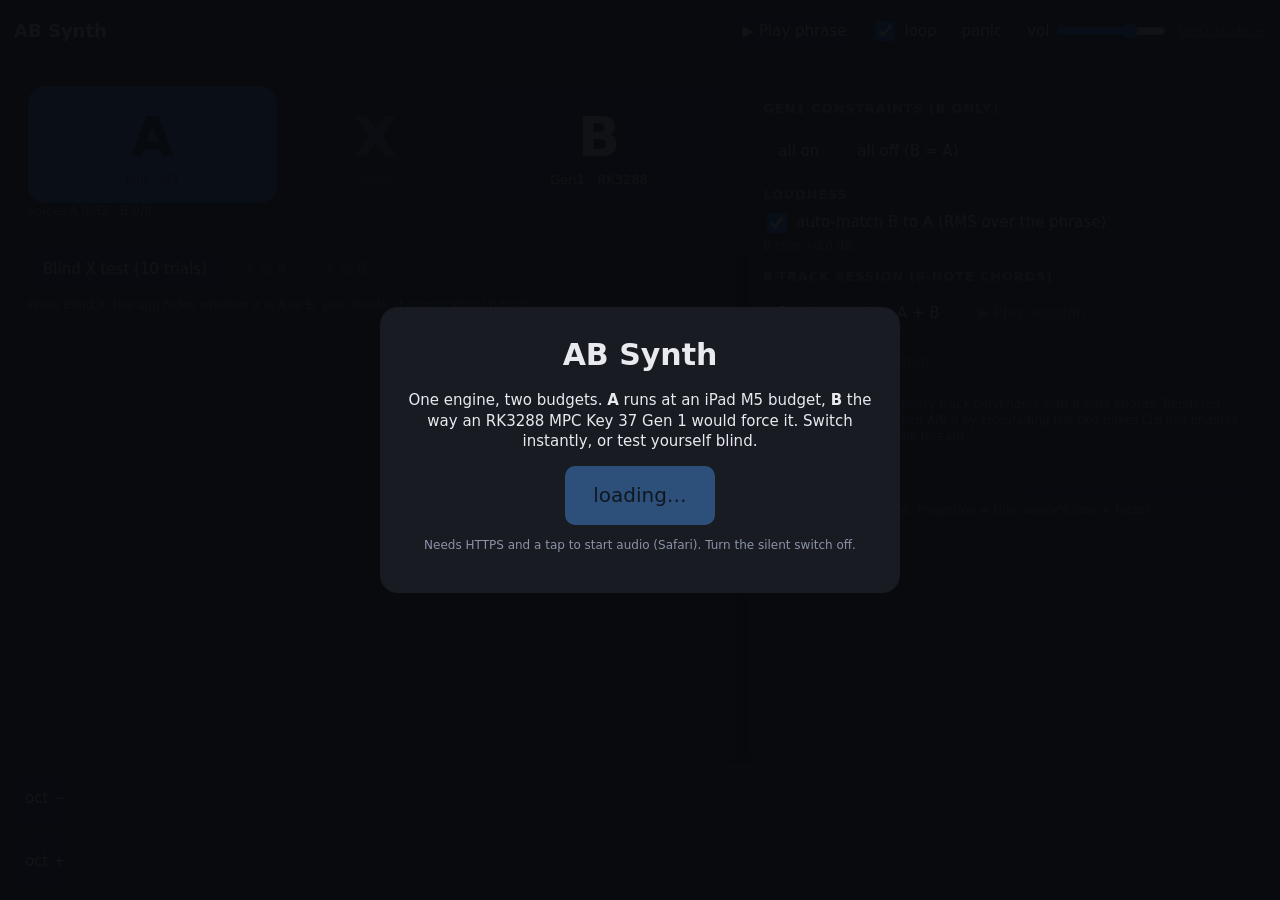
<file: index.html>
<!doctype html>
<html lang="en">
<head>
  <meta charset="utf-8">
  <meta http-equiv="refresh" content="0; url=web/">
  <title>AB Synth</title>
</head>
<body style="font-family: system-ui; background: #0f1115; color: #e8eaf0; padding: 24px">
  <p>Opening the app… <a href="web/" style="color:#4ea1ff">web/</a></p>
</body>
</html>
</file>
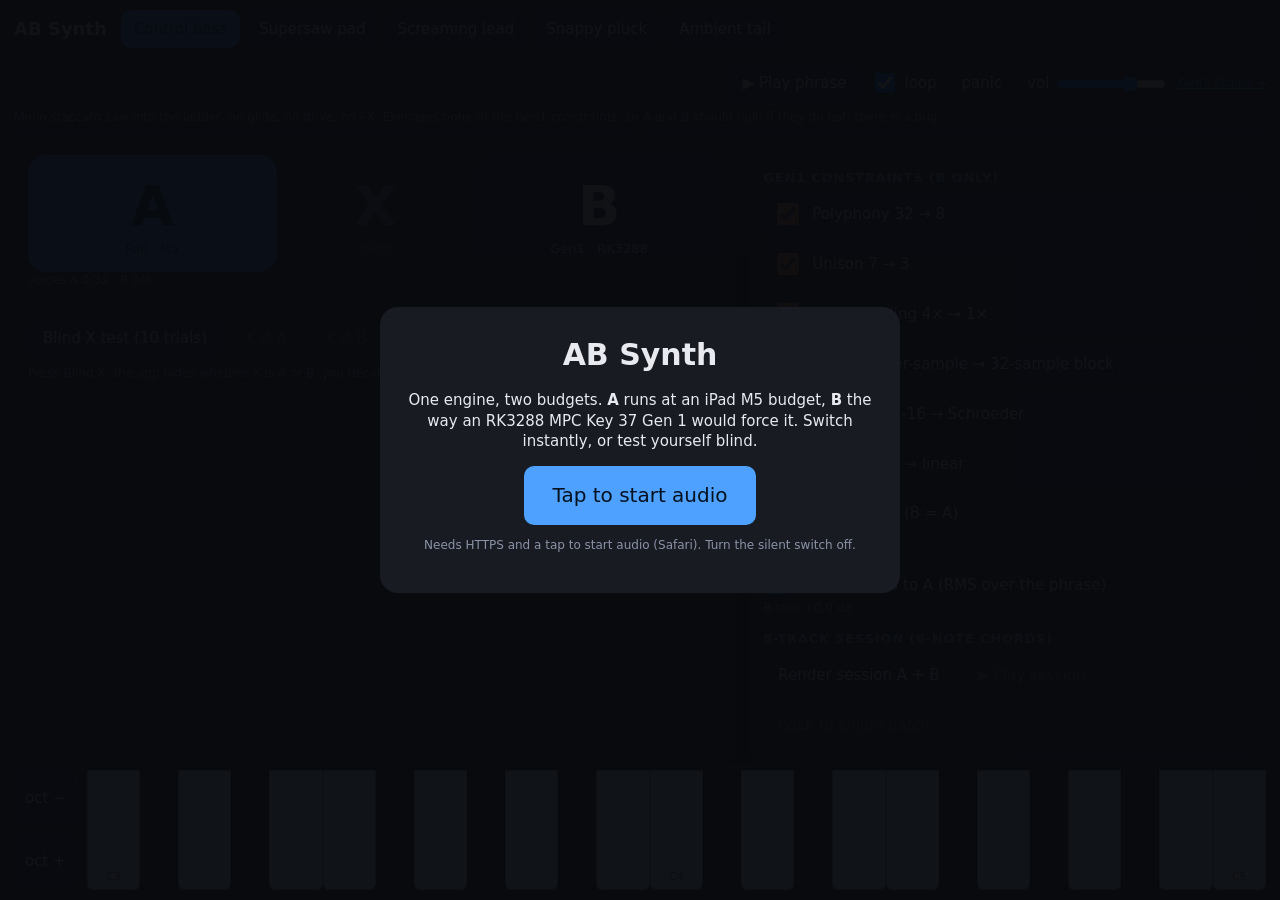
<file: web/index.html>
<!doctype html>
<html lang="en">
<head>
  <meta charset="utf-8">
  <meta name="viewport" content="width=device-width, initial-scale=1, maximum-scale=1, user-scalable=no, viewport-fit=cover">
  <meta name="apple-mobile-web-app-capable" content="yes">
  <meta name="apple-mobile-web-app-status-bar-style" content="black-translucent">
  <title>AB Synth</title>
  <link rel="stylesheet" href="style.css">
</head>
<body>
  <div id="overlay">
    <div class="card">
      <h1>AB Synth</h1>
      <p>One engine, two budgets. <b>A</b> runs at an iPad M5 budget, <b>B</b> the way an RK3288 MPC Key 37 Gen 1 would force it. Switch instantly, or test yourself blind.</p>
      <button id="start" disabled>loading…</button>
      <p class="small">Needs HTTPS and a tap to start audio (Safari). Turn the silent switch off.</p>
    </div>
  </div>

  <header>
    <div class="title">AB Synth <span id="srInfo" class="small"></span></div>
    <div id="patches" class="seg"></div>
    <div class="transport">
      <button id="play">▶ Play phrase</button>
      <label class="chk"><input type="checkbox" id="loop" checked><span>loop</span></label>
      <button id="panic" class="ghost">panic</button>
      <label class="vol">vol <input type="range" id="volume" min="0" max="1" step="0.01" value="0.7"></label>
      <a href="studio.html" class="small" style="color:var(--a)">Gen1 Studio →</a>
    </div>
  </header>
  <div id="patchDesc" class="small desc"></div>
  <div class="bars">
    <div class="bar"><div id="playhead"></div></div>
    <div class="bar meter"><div id="meter"></div></div>
  </div>

  <main>
    <section class="ab">
      <div class="abbtns">
        <button id="btnA" class="big on">A<span>Full · M5</span></button>
        <button id="btnX" class="big" disabled>X<span>blind</span></button>
        <button id="btnB" class="big">B<span>Gen1 · RK3288</span></button>
      </div>
      <div id="voices" class="small">voices A 0/32 · B 0/8</div>
      <div id="abxPanel" class="abx">
        <div class="row">
          <button id="abxStart">Blind X test (10 trials)</button>
          <button id="abxAnswerA" disabled>X is A</button>
          <button id="abxAnswerB" disabled>X is B</button>
        </div>
        <div id="abxStatus" class="small">Press Blind X: the app hides whether X is A or B, you decide, it scores after 10 trials.</div>
        <pre id="abxLog" class="small"></pre>
      </div>
    </section>

    <section class="side">
      <h3>Gen1 constraints (B only)</h3>
      <div id="constraints" class="toggles"></div>
      <div class="row">
        <button id="allOn" class="ghost">all on</button>
        <button id="allOff" class="ghost">all off (B = A)</button>
      </div>
      <h3>Loudness</h3>
      <label class="chk"><input type="checkbox" id="match" checked><span>auto-match B to A (RMS over the phrase)</span></label>
      <div id="trimInfo" class="small">B trim +0.0 dB</div>
      <div id="levels" class="small"></div>
      <h3>8-track session (6-note chords)</h3>
      <div class="row">
        <button id="sessionRender">Render session A + B</button>
        <button id="sessionPlay" disabled>▶ Play session</button>
        <button id="sessionExit" disabled class="ghost">back to single patch</button>
      </div>
      <div class="bar"><div id="sessionProgress"></div></div>
      <div id="sessionInfo" class="small">Eight engines at once, every track polyphonic with 6-note chords. Rendered offline on this device, then A/B'd by crossfading the two mixes (16 live engines would not fit in one audio thread).</div>
      <pre id="sessionTable" class="small"></pre>
      <h3>Gen1 budget</h3>
      <div class="bar budget"><div id="budgetBar"></div></div>
      <div id="budgetText" class="small">Play a patch to measure. Projection = this device's cost × factor.</div>
      <label class="small">factor <input type="number" id="factor" value="20" min="1" max="200" step="1"></label>
    </section>
  </main>

  <footer>
    <div class="octs"><button id="octDown">oct −</button><button id="octUp">oct +</button></div>
    <div id="keys" class="keys"></div>
  </footer>

  <script type="module" src="app.js"></script>
</body>
</html>
</file>
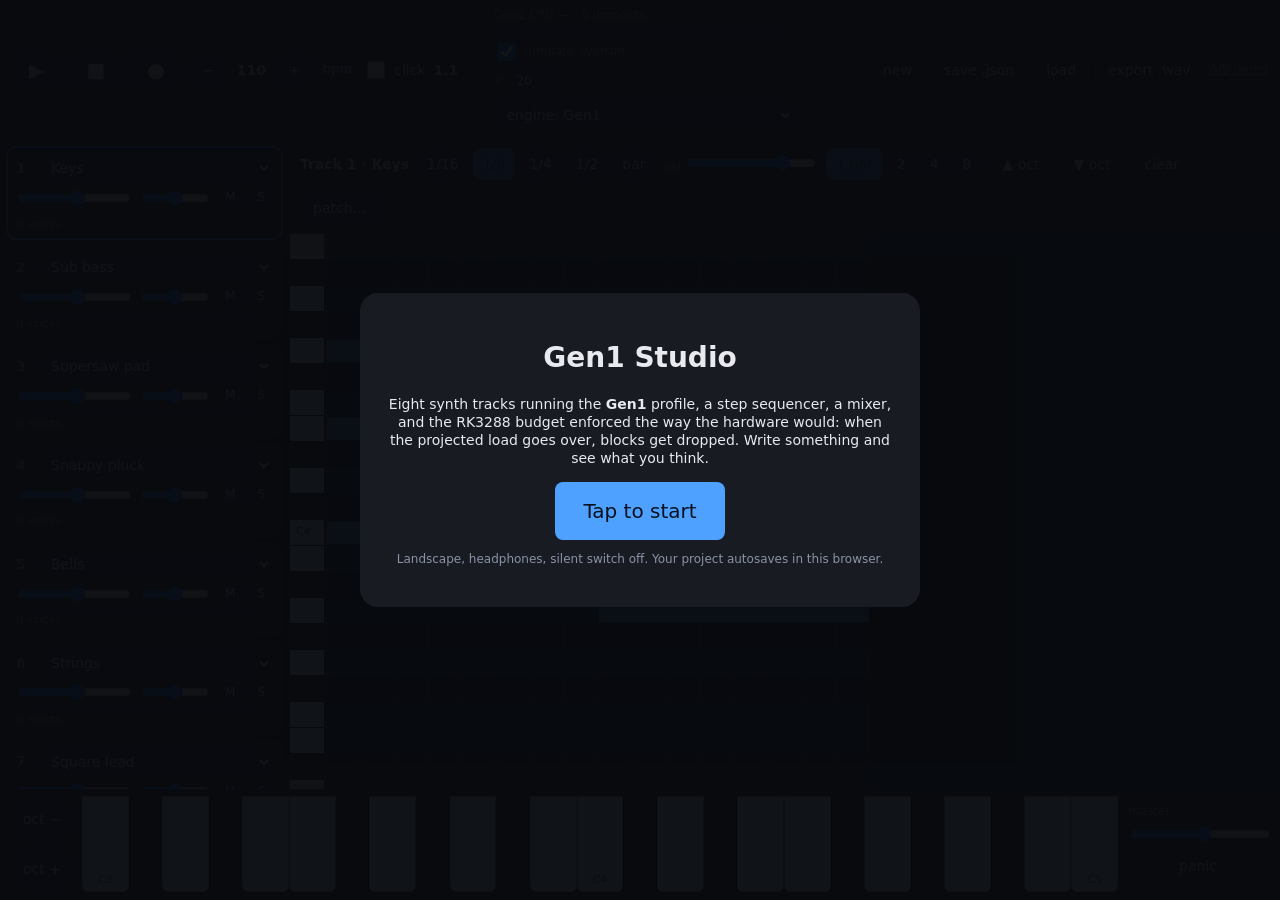
<file: web/studio.html>
<!doctype html>
<html lang="en">
<head>
  <meta charset="utf-8">
  <meta name="viewport" content="width=device-width, initial-scale=1, maximum-scale=1, user-scalable=no, viewport-fit=cover">
  <meta name="apple-mobile-web-app-capable" content="yes">
  <meta name="apple-mobile-web-app-status-bar-style" content="black-translucent">
  <title>Gen1 Studio</title>
  <link rel="stylesheet" href="studio.css">
</head>
<body>
  <div id="overlay">
    <div class="card">
      <h1>Gen1 Studio</h1>
      <p>Eight synth tracks running the <b>Gen1</b> profile, a step sequencer, a mixer, and the RK3288 budget enforced the way the hardware would: when the projected load goes over, blocks get dropped. Write something and see what you think.</p>
      <button id="start" disabled>loading…</button>
      <p class="small">Landscape, headphones, silent switch off. Your project autosaves in this browser.</p>
    </div>
  </div>

  <header>
    <div class="transport">
      <button id="play" class="big">▶</button>
      <button id="stop" class="big">■</button>
      <button id="rec" class="big rec">●</button>
      <div class="bpm"><button id="bpmDown">−</button><span id="bpm">120</span><button id="bpmUp">+</button><span class="small">bpm</span></div>
      <label class="chk"><input type="checkbox" id="metro"><span>click</span></label>
      <div id="position" class="pos">1.1</div>
    </div>
    <div class="budget">
      <div class="small"><span id="loadText">Gen1 CPU —</span> · <span id="dropText">0 dropouts</span></div>
      <div class="bar"><div id="loadBar"></div></div>
      <label class="chk small"><input type="checkbox" id="simulate" checked><span>simulate overrun</span></label>
      <label class="small">×<input type="number" id="factor" value="20" min="1" max="200"></label>
      <select id="profileAll"><option value="1">engine: Gen1</option><option value="0">engine: Full (reference)</option></select>
    </div>
    <div class="files">
      <button id="new" class="ghost">new</button>
      <button id="save" class="ghost">save .json</button>
      <button id="load" class="ghost">load</button>
      <input type="file" id="loadFile" accept="application/json" hidden>
      <button id="exportWav" class="ghost">export .wav</button>
      <a id="demoLink" class="ghost small" href="index.html">A/B demo</a>
    </div>
  </header>

  <main>
    <aside id="tracks"></aside>
    <section id="editor">
      <div class="rollbar">
        <span id="trackTitle">Track 1</span>
        <div class="seg" id="lenSeg">
          <button data-len="1">1/16</button><button data-len="2" class="on">1/8</button><button data-len="4">1/4</button><button data-len="8">1/2</button><button data-len="16">bar</button>
        </div>
        <label class="small">vel <input type="range" id="vel" min="0.1" max="1" step="0.05" value="0.8"></label>
        <div class="seg" id="barsSeg">
          <button data-bars="1" class="on">1 bar</button><button data-bars="2">2</button><button data-bars="4">4</button><button data-bars="8">8</button>
        </div>
        <button id="rollUp" class="ghost">▲ oct</button><button id="rollDown" class="ghost">▼ oct</button>
        <button id="clearPat" class="ghost">clear</button>
        <button id="patchToggle">patch…</button>
      </div>
      <div id="rollWrap"><canvas id="roll"></canvas></div>
      <div id="patchPanel" class="hidden">
        <div class="row">
          <label>preset <select id="preset"></select></label>
          <button id="copyPatch" class="ghost">copy</button><button id="pastePatch" class="ghost">paste</button>
        </div>
        <div id="params" class="params"></div>
      </div>
    </section>
  </main>

  <footer>
    <div class="octs"><button id="octDown">oct −</button><button id="octUp">oct +</button></div>
    <div id="keys" class="keys"></div>
    <div class="masterbox"><label class="small">master</label><input type="range" id="master" min="0" max="1.5" step="0.01" value="0.8"><button id="panic" class="ghost">panic</button></div>
  </footer>

  <script type="module" src="studio.js"></script>
</body>
</html>
</file>
<file: web/style.css>
:root {
  --bg: #0f1115; --panel: #181b22; --panel2: #20242e; --text: #e8eaf0; --muted: #8b93a7;
  --a: #4ea1ff; --b: #ff8a4e; --x: #b47cff; --ok: #4ecf8a; --bad: #ff5c5c; --line: #2b3040;
}
* { box-sizing: border-box; -webkit-tap-highlight-color: transparent; touch-action: manipulation; }
html, body { margin: 0; height: 100%; background: var(--bg); color: var(--text); font: 15px/1.35 -apple-system, system-ui, Segoe UI, Roboto, sans-serif; overscroll-behavior: none; }
body { display: flex; flex-direction: column; padding: env(safe-area-inset-top) env(safe-area-inset-right) env(safe-area-inset-bottom) env(safe-area-inset-left); user-select: none; -webkit-user-select: none; }
button { font: inherit; color: var(--text); background: var(--panel2); border: 1px solid var(--line); border-radius: 10px; padding: 10px 14px; cursor: pointer; }
button:disabled { opacity: .4; }
button.on { background: var(--a); color: #06111f; border-color: transparent; }
button.ghost { background: transparent; }
.small { font-size: 12px; color: var(--muted); }
h3 { margin: 14px 0 6px; font-size: 13px; text-transform: uppercase; letter-spacing: .06em; color: var(--muted); }

#overlay { position: fixed; inset: 0; background: rgba(8,10,14,.96); display: flex; align-items: center; justify-content: center; z-index: 10; }
#overlay.hidden { display: none; }
#overlay .card { max-width: 520px; padding: 28px; background: var(--panel); border-radius: 18px; text-align: center; }
#overlay h1 { margin: 0 0 10px; }
#overlay #start { font-size: 20px; padding: 16px 28px; background: var(--a); color: #06111f; border: none; }

header { display: flex; gap: 14px; align-items: center; padding: 10px 14px 4px; flex-wrap: wrap; }
header .title { font-weight: 700; font-size: 18px; }
.seg { display: flex; gap: 6px; flex-wrap: wrap; }
.seg button { padding: 8px 12px; }
.transport { display: flex; gap: 10px; align-items: center; margin-left: auto; }
.vol input { width: 110px; vertical-align: middle; }
.chk { display: inline-flex; align-items: center; gap: 6px; }
.chk input { width: 20px; height: 20px; }
.desc { padding: 0 14px 6px; }
.bars { display: flex; gap: 10px; padding: 0 14px 6px; }
.bar { flex: 1; height: 6px; background: var(--panel2); border-radius: 3px; overflow: hidden; }
.bar > div { height: 100%; width: 0; background: var(--a); transition: width .05s linear; }
.bar.meter > div { background: var(--ok); }
.bar.budget { height: 14px; margin: 6px 0; }
.bar.budget > div { background: var(--ok); transition: width .3s; }
.bar.budget > div.over { background: var(--bad); }

main { flex: 1; display: grid; grid-template-columns: 1.4fr 1fr; gap: 12px; padding: 0 14px; min-height: 0; }
section { background: var(--panel); border-radius: 14px; padding: 12px 14px; overflow: auto; }
.abbtns { display: grid; grid-template-columns: 1fr .7fr 1fr; gap: 12px; }
button.big { font-size: 56px; font-weight: 800; padding: 22px 0 16px; border-radius: 18px; display: flex; flex-direction: column; align-items: center; line-height: 1; }
button.big span { font-size: 13px; font-weight: 500; margin-top: 8px; opacity: .85; }
#btnA.on { background: var(--a); color: #06111f; }
#btnB.on { background: var(--b); color: #1f0d04; }
#btnX.on { background: var(--x); color: #140826; }
.abx { margin-top: 12px; padding-top: 10px; border-top: 1px solid var(--line); }
.row { display: flex; gap: 8px; flex-wrap: wrap; margin: 6px 0; }
#abxLog { white-space: pre-wrap; margin: 6px 0 0; }

.toggles { display: grid; gap: 6px; }
.toggles label { display: flex; align-items: center; gap: 10px; padding: 8px 10px; background: var(--panel2); border-radius: 10px; }
.toggles input { width: 22px; height: 22px; accent-color: var(--b); }
#factor { width: 64px; font: inherit; padding: 4px 6px; border-radius: 6px; border: 1px solid var(--line); background: var(--panel2); color: var(--text); }

footer { padding: 8px 14px 10px; display: flex; gap: 10px; align-items: stretch; }
.octs { display: flex; flex-direction: column; gap: 6px; }
.octs button { padding: 6px 10px; flex: 1; }
.keys { flex: 1; position: relative; display: flex; height: 120px; }
.key { flex: 1; background: #f3f4f7; border: 1px solid #aab; border-radius: 0 0 6px 6px; color: #667; font-size: 11px; display: flex; align-items: flex-end; justify-content: center; padding-bottom: 4px; }
.key.black { flex: .7; background: #1b1d24; border-color: #000; color: #889; }
.key.down, .key.black.down { background: var(--a); color: #06111f; }

@media (max-width: 900px) {
  main { grid-template-columns: 1fr; }
  button.big { font-size: 40px; }
}
</file>
<file: web/studio.css>
:root {
  --bg: #0f1115; --panel: #181b22; --panel2: #20242e; --text: #e8eaf0; --muted: #8b93a7;
  --a: #4ea1ff; --b: #ff8a4e; --ok: #4ecf8a; --bad: #ff5c5c; --rec: #ff3b5c; --line: #2b3040;
}
* { box-sizing: border-box; -webkit-tap-highlight-color: transparent; touch-action: manipulation; }
html, body { margin: 0; height: 100%; background: var(--bg); color: var(--text); font: 14px/1.3 -apple-system, system-ui, Segoe UI, Roboto, sans-serif; overscroll-behavior: none; }
body { display: flex; flex-direction: column; padding: env(safe-area-inset-top) env(safe-area-inset-right) env(safe-area-inset-bottom) env(safe-area-inset-left); user-select: none; -webkit-user-select: none; }
button { font: inherit; color: var(--text); background: var(--panel2); border: 1px solid var(--line); border-radius: 8px; padding: 8px 12px; cursor: pointer; }
button:disabled { opacity: .4; }
button.on { background: var(--a); color: #06111f; border-color: transparent; }
button.ghost { background: transparent; }
button.big { font-size: 20px; padding: 6px 16px; }
button.rec.on { background: var(--rec); color: #fff; }
select, input[type=number] { font: inherit; color: var(--text); background: var(--panel2); border: 1px solid var(--line); border-radius: 8px; padding: 6px 8px; }
input[type=number] { width: 58px; }
.small { font-size: 12px; color: var(--muted); }
.hidden { display: none !important; }
.chk { display: inline-flex; align-items: center; gap: 6px; }
.chk input { width: 18px; height: 18px; }
.seg { display: inline-flex; gap: 4px; }
.seg button { padding: 6px 9px; }
.row { display: flex; gap: 8px; align-items: center; flex-wrap: wrap; margin: 4px 0; }

#overlay { position: fixed; inset: 0; background: rgba(8,10,14,.96); display: flex; align-items: center; justify-content: center; z-index: 10; }
#overlay.hidden { display: none; }
#overlay .card { max-width: 560px; padding: 28px; background: var(--panel); border-radius: 18px; text-align: center; }
#overlay #start { font-size: 20px; padding: 16px 28px; background: var(--a); color: #06111f; border: none; }

header { display: flex; gap: 16px; align-items: center; padding: 8px 12px; flex-wrap: wrap; border-bottom: 1px solid var(--line); }
.transport { display: flex; gap: 8px; align-items: center; }
.bpm { display: inline-flex; align-items: center; gap: 6px; }
.bpm span { min-width: 36px; text-align: center; font-weight: 700; }
.pos { font-variant-numeric: tabular-nums; font-weight: 700; min-width: 44px; }
.budget { display: flex; flex-direction: column; gap: 3px; min-width: 300px; }
.budget .bar { height: 10px; }
.budget label { display: inline-flex; align-items: center; gap: 4px; margin-right: 8px; }
.files { margin-left: auto; display: flex; gap: 6px; align-items: center; }
.bar { height: 6px; background: var(--panel2); border-radius: 3px; overflow: hidden; }
.bar > div { height: 100%; width: 0; background: var(--ok); transition: width .08s linear; }
.bar > div.warn { background: #ffc34e; }
.bar > div.over { background: var(--bad); }

main { flex: 1; display: flex; min-height: 0; }
#tracks { width: 290px; overflow-y: auto; border-right: 1px solid var(--line); padding: 6px; display: flex; flex-direction: column; gap: 5px; }
.track { background: var(--panel); border-radius: 10px; padding: 6px 8px; border: 2px solid transparent; }
.track.sel { border-color: var(--a); }
.track .top { display: flex; align-items: center; gap: 6px; }
.track .num { font-weight: 800; width: 18px; color: var(--muted); }
.track select { flex: 1; padding: 4px 6px; min-width: 0; }
.track .mix { display: flex; align-items: center; gap: 6px; margin-top: 4px; }
.track input[type=range] { flex: 1; min-width: 40px; }
.track input.pan { flex: .6; }
.track .mb { padding: 3px 7px; font-size: 12px; }
.track .mb.m.on { background: #ffc34e; color: #231a00; }
.track .mb.s.on { background: var(--ok); color: #05230f; }
.track .meter { height: 4px; margin-top: 4px; }
.track .voices { font-size: 11px; color: var(--muted); display: flex; justify-content: space-between; }
.track .voices .stl { color: var(--b); }

#editor { flex: 1; display: flex; flex-direction: column; min-width: 0; }
.rollbar { display: flex; gap: 8px; align-items: center; padding: 6px 10px; flex-wrap: wrap; border-bottom: 1px solid var(--line); }
.rollbar #trackTitle { font-weight: 700; min-width: 70px; }
#rollWrap { flex: 1; overflow: auto; position: relative; background: #0b0d11; }
#roll { display: block; }
#patchPanel { max-height: 46%; overflow: auto; border-top: 1px solid var(--line); padding: 6px 10px; background: var(--panel); }
.params { display: grid; grid-template-columns: repeat(auto-fill, minmax(230px, 1fr)); gap: 4px 14px; }
.params label { display: grid; grid-template-columns: 96px 1fr 52px; align-items: center; gap: 6px; font-size: 12px; }
.params input[type=range] { width: 100%; }
.params .val { text-align: right; color: var(--muted); font-variant-numeric: tabular-nums; }

footer { padding: 6px 12px 8px; display: flex; gap: 10px; align-items: stretch; border-top: 1px solid var(--line); }
.octs { display: flex; flex-direction: column; gap: 4px; }
.octs button { padding: 4px 10px; flex: 1; }
.keys { flex: 1; display: flex; height: 96px; }
.key { flex: 1; background: #f3f4f7; border: 1px solid #aab; border-radius: 0 0 6px 6px; color: #667; font-size: 11px; display: flex; align-items: flex-end; justify-content: center; padding-bottom: 4px; }
.key.black { flex: .7; background: #1b1d24; border-color: #000; color: #889; }
.key.down, .key.black.down { background: var(--a); color: #06111f; }
.masterbox { display: flex; flex-direction: column; gap: 4px; justify-content: center; width: 140px; }
.masterbox input { width: 100%; }
</file>
